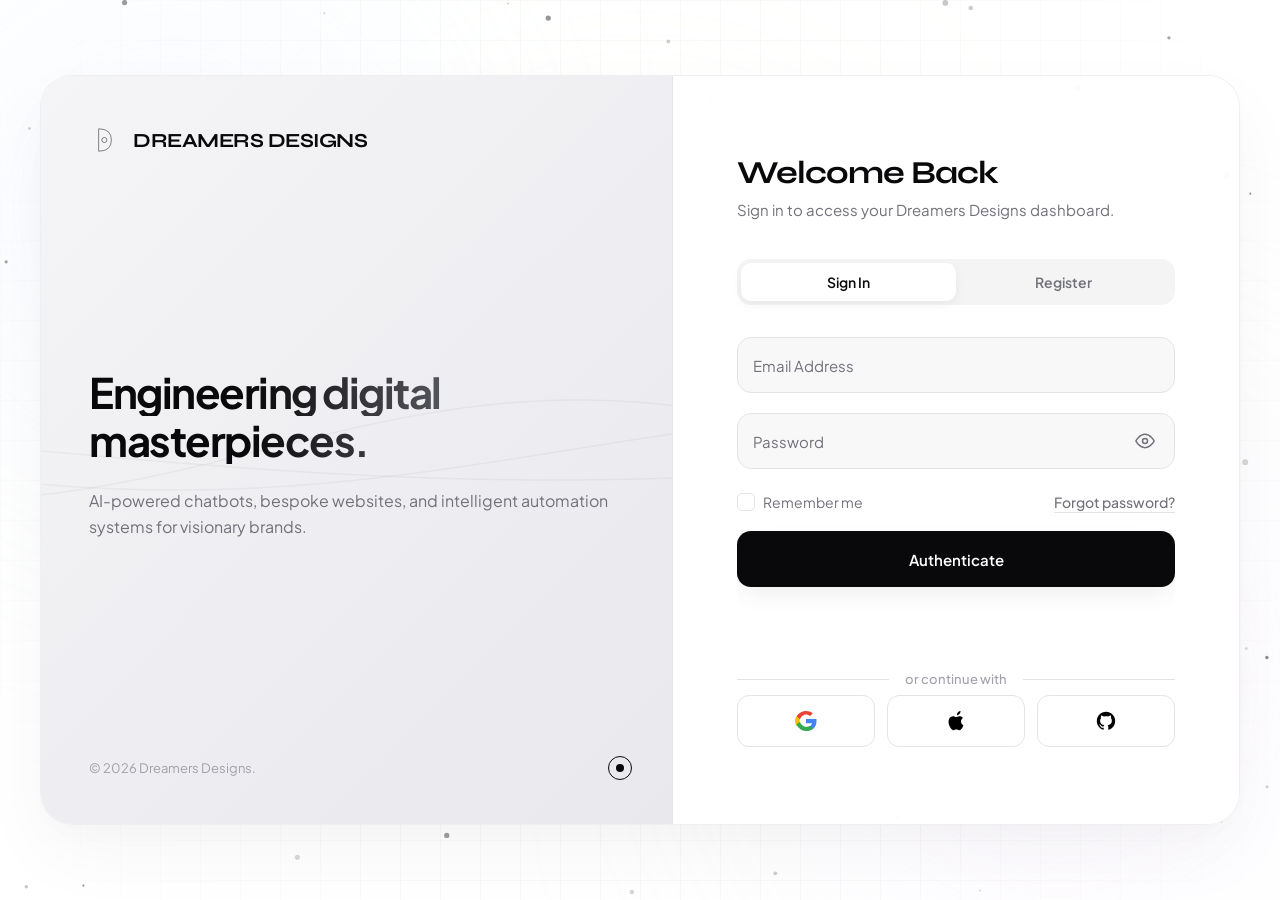
<file: auth/index.html>
<!DOCTYPE html>
<html lang="en">

<head>
    <meta charset="UTF-8">
    <meta name="viewport" content="width=device-width, initial-scale=1.0">
    <title>Dreamers Designs — Client Portal</title>

    <!-- Premium Google Fonts -->
    <link rel="preconnect" href="https://fonts.googleapis.com">
    <link rel="preconnect" href="https://fonts.gstatic.com" crossorigin>
    <link
        href="https://fonts.googleapis.com/css2?family=Plus+Jakarta+Sans:wght@300;400;500;600;700&family=Syne:wght@500;600;700;800&display=swap"
        rel="stylesheet">

    <style>
        :root {
            --bg-primary: #ffffff;
            --bg-secondary: #f8f9fa;
            --text-primary: #09090b;
            --text-secondary: #71717a;
            --text-tertiary: #a1a1aa;
            --accent-primary: #09090b;
            --accent-glow: rgba(9, 9, 11, 0.05);
            --border-color: #e4e4e7;
            --border-focus: #09090b;
            --error-color: #ef4444;
            --success-color: #10b981;
            --card-bg: rgba(255, 255, 255, 0.8);
            --card-border: rgba(228, 228, 231, 0.6);
            --font-sans: 'Plus Jakarta Sans', sans-serif;
            --font-display: 'Syne', sans-serif;
            --ease-out-expo: cubic-bezier(0.16, 1, 0.3, 1);
            --ease-in-out-cubic: cubic-bezier(0.65, 0, 0.35, 1);
        }

        * {
            margin: 0;
            padding: 0;
            box-sizing: border-box;
            font-family: var(--font-sans);
            -webkit-font-smoothing: antialiased;
            -moz-osx-font-smoothing: grayscale;
        }

        body {
            background-color: var(--bg-primary);
            color: var(--text-primary);
            min-height: 100vh;
            overflow-x: hidden;
            display: flex;
            align-items: center;
            justify-content: center;
        }

        /* Ambient Background Grid & Blobs */
        .ambient-bg {
            position: fixed;
            inset: 0;
            z-index: 1;
            overflow: hidden;
            pointer-events: none;
            background-color: #ffffff;
        }

        .ambient-grid {
            position: absolute;
            inset: 0;
            background-image:
                linear-gradient(to right, rgba(0, 0, 0, 0.03) 1px, transparent 1px),
                linear-gradient(to bottom, rgba(0, 0, 0, 0.03) 1px, transparent 1px);
            background-size: 40px 40px;
            mask-image: radial-gradient(circle at 50% 50%, black 60%, transparent 100%);
            -webkit-mask-image: radial-gradient(circle at 50% 50%, black 60%, transparent 100%);
            opacity: 0.8;
        }

        .fluid-canvas {
            position: absolute;
            inset: 0;
            z-index: 2;
            opacity: 0.85;
            mix-blend-mode: multiply;
        }

        /* Glassmorphic Blob Overlays */
        .g-blob {
            position: absolute;
            border-radius: 50%;
            filter: blur(120px);
            opacity: 0.45;
            mix-blend-mode: multiply;
            animation: float-blob 25s infinite alternate ease-in-out;
        }

        .g-blob-1 {
            width: 600px;
            height: 600px;
            background: radial-gradient(circle, rgba(219, 234, 254, 0.8) 0%, rgba(191, 219, 254, 0) 70%);
            top: -10%;
            left: -10%;
        }

        .g-blob-2 {
            width: 700px;
            height: 700px;
            background: radial-gradient(circle, rgba(243, 232, 255, 0.8) 0%, rgba(216, 180, 254, 0) 70%);
            bottom: -15%;
            right: -10%;
            animation-delay: -5s;
        }

        .g-blob-3 {
            width: 500px;
            height: 500px;
            background: radial-gradient(circle, rgba(254, 243, 199, 0.6) 0%, rgba(253, 230, 138, 0) 70%);
            top: 40%;
            left: 50%;
            transform: translate(-50%, -50%);
            animation-delay: -10s;
        }

        @keyframes float-blob {
            0% {
                transform: translate(0, 0) scale(1) rotate(0deg);
            }

            33% {
                transform: translate(50px, -70px) scale(1.15) rotate(120deg);
            }

            66% {
                transform: translate(-40px, 30px) scale(0.9) rotate(240deg);
            }

            100% {
                transform: translate(0, 0) scale(1) rotate(360deg);
            }
        }

        /* App Container */
        .app-container {
            position: relative;
            z-index: 10;
            width: 100%;
            max-width: 1200px;
            min-height: 750px;
            margin: 20px;
            display: flex;
            background: var(--card-bg);
            border: 1px solid var(--card-border);
            border-radius: 32px;
            box-shadow:
                0 30px 70px rgba(0, 0, 0, 0.04),
                0 10px 30px rgba(0, 0, 0, 0.02),
                inset 0 1px 0 rgba(255, 255, 255, 0.8);
            backdrop-filter: blur(24px);
            -webkit-backdrop-filter: blur(24px);
            overflow: hidden;
            opacity: 0;
            transform: translateY(30px) scale(0.98);
            animation: card-appear 1.2s var(--ease-out-expo) forwards;
        }

        @keyframes card-appear {
            to {
                opacity: 1;
                transform: translateY(0) scale(1);
            }
        }

        /* Split Panels */
        .visual-panel {
            flex: 1.1;
            position: relative;
            background: linear-gradient(135deg, #f5f5f7 0%, #e8e8ed 100%);
            border-right: 1px solid var(--border-color);
            display: flex;
            flex-direction: column;
            justify-content: space-between;
            padding: 48px;
            overflow: hidden;
        }

        .form-panel {
            flex: 0.9;
            padding: 56px 64px;
            display: flex;
            flex-direction: column;
            justify-content: center;
            position: relative;
            background: rgba(255, 255, 255, 0.4);
        }

        /* Visual Panel Content */
        .brand-container {
            position: relative;
            z-index: 5;
            display: flex;
            align-items: center;
            gap: 12px;
            opacity: 0;
            transform: translateY(20px);
            animation: fade-in-up 0.8s var(--ease-out-expo) 0.3s forwards;
        }

        .brand-logo-svg {
            width: 32px;
            height: 32px;
            stroke: var(--text-primary);
            stroke-width: 1.5;
            fill: none;
            stroke-dasharray: 200;
            stroke-dashoffset: 200;
            animation: draw-logo 2s ease forwards 0.5s;
        }

        @keyframes draw-logo {
            to {
                stroke-dashoffset: 0;
            }
        }

        .brand-name {
            font-family: var(--font-display);
            font-weight: 700;
            font-size: 20px;
            letter-spacing: -0.5px;
            color: var(--text-primary);
        }

        .visual-showcase {
            position: relative;
            z-index: 5;
            margin: auto 0;
            opacity: 0;
            transform: translateY(30px);
            animation: fade-in-up 0.8s var(--ease-out-expo) 0.5s forwards;
        }

        .showcase-title {
            font-family: var(--font-display);
            font-size: 42px;
            line-height: 1.15;
            font-weight: 700;
            color: var(--text-primary);
            letter-spacing: -1.5px;
            margin-bottom: 24px;
        }

        .showcase-title span {
            display: block;
            background: linear-gradient(90deg, #09090b 30%, #71717a 80%);
            -webkit-background-clip: text;
            -webkit-text-fill-color: transparent;
        }

        .showcase-slider {
            position: relative;
            height: 60px;
            overflow: hidden;
        }

        .slider-item {
            position: absolute;
            font-size: 16px;
            line-height: 1.6;
            color: var(--text-secondary);
            font-weight: 400;
            opacity: 0;
            transform: translateY(20px);
            transition: all 0.6s var(--ease-out-expo);
        }

        .slider-item.active {
            opacity: 1;
            transform: translateY(0);
        }

        .slider-item.exit {
            opacity: 0;
            transform: translateY(-20px);
        }

        .visual-footer {
            position: relative;
            z-index: 5;
            display: flex;
            justify-content: space-between;
            align-items: center;
            opacity: 0;
            transform: translateY(20px);
            animation: fade-in-up 0.8s var(--ease-out-expo) 0.7s forwards;
        }

        .copyright {
            font-size: 13px;
            color: var(--text-tertiary);
        }

        .visual-interactive-dot {
            width: 8px;
            height: 8px;
            background-color: var(--text-primary);
            border-radius: 50%;
            position: relative;
        }

        .visual-interactive-dot::after {
            content: '';
            position: absolute;
            inset: -8px;
            border: 1px solid var(--text-primary);
            border-radius: 50%;
            animation: pulse-ring 2s infinite ease-out;
        }

        @keyframes pulse-ring {
            0% {
                transform: scale(0.5);
                opacity: 1;
            }

            100% {
                transform: scale(2.2);
                opacity: 0;
            }
        }

        /* Interactive Canvas for Art Background */
        .showcase-canvas-bg {
            position: absolute;
            inset: 0;
            z-index: 1;
            pointer-events: none;
        }

        /* Form Panel Layout */
        .form-header {
            margin-bottom: 40px;
            opacity: 0;
            transform: translateY(20px);
            animation: fade-in-up 0.8s var(--ease-out-expo) 0.4s forwards;
        }

        .form-title {
            font-family: var(--font-display);
            font-size: 32px;
            font-weight: 700;
            letter-spacing: -1px;
            color: var(--text-primary);
            margin-bottom: 8px;
        }

        .form-subtitle {
            font-size: 15px;
            color: var(--text-secondary);
        }

        /* Tab Switcher */
        .tab-container {
            display: flex;
            position: relative;
            background: #f4f4f5;
            padding: 4px;
            border-radius: 14px;
            margin-bottom: 32px;
            opacity: 0;
            transform: translateY(20px);
            animation: fade-in-up 0.8s var(--ease-out-expo) 0.5s forwards;
        }

        .tab-btn {
            flex: 1;
            border: none;
            outline: none;
            background: transparent;
            padding: 10px 0;
            font-size: 14px;
            font-weight: 600;
            color: var(--text-secondary);
            cursor: pointer;
            z-index: 2;
            transition: color 0.3s ease;
        }

        .tab-btn.active {
            color: var(--text-primary);
        }

        .tab-slider {
            position: absolute;
            top: 4px;
            left: 4px;
            bottom: 4px;
            width: calc(50% - 4px);
            background: #ffffff;
            border-radius: 10px;
            box-shadow: 0 4px 12px rgba(0, 0, 0, 0.05);
            z-index: 1;
            transition: transform 0.45s cubic-bezier(0.16, 1, 0.3, 1);
        }

        .tab-container[data-active-tab="signup"] .tab-slider {
            transform: translateX(100%);
        }

        /* Form Wrapper & Switch logic */
        .forms-outer-wrapper {
            position: relative;
            overflow: hidden;
            width: 100%;
            opacity: 0;
            transform: translateY(20px);
            animation: fade-in-up 0.8s var(--ease-out-expo) 0.6s forwards;
        }

        .forms-inner-track {
            display: flex;
            width: 200%;
            transition: transform 0.6s cubic-bezier(0.16, 1, 0.3, 1);
        }

        .auth-form-container {
            width: 50%;
            display: flex;
            flex-direction: column;
            gap: 20px;
            transition: opacity 0.5s ease;
        }

        .auth-form-container.inactive {
            opacity: 0;
            pointer-events: none;
        }

        /* Premium Floating Inputs */
        .input-wrapper {
            position: relative;
            width: 100%;
        }

        .floating-input {
            width: 100%;
            height: 56px;
            background: rgba(244, 244, 245, 0.6);
            border: 1px solid var(--border-color);
            border-radius: 14px;
            padding: 18px 16px 6px 16px;
            font-size: 15px;
            color: var(--text-primary);
            font-weight: 500;
            outline: none;
            transition: all 0.3s var(--ease-out-expo);
        }

        .floating-input:focus {
            background: #ffffff;
            border-color: var(--border-focus);
            box-shadow:
                0 0 0 4px var(--accent-glow),
                0 10px 20px rgba(0, 0, 0, 0.015);
        }

        /* Add padding right if password to avoid overlapping toggle */
        .floating-input-password {
            padding-right: 48px;
        }

        .floating-label {
            position: absolute;
            left: 16px;
            top: 50%;
            transform: translateY(-50%);
            font-size: 15px;
            color: var(--text-secondary);
            pointer-events: none;
            transition: all 0.3s var(--ease-out-expo);
            transform-origin: left top;
        }

        /* When focused or populated, float up */
        .floating-input:focus~.floating-label,
        .floating-input:not(:placeholder-shown)~.floating-label {
            transform: translateY(-82%) scale(0.78);
            color: var(--text-tertiary);
            font-weight: 600;
        }

        /* Password Visibility Toggle */
        .password-toggle-btn {
            position: absolute;
            right: 14px;
            top: 50%;
            transform: translateY(-50%);
            background: transparent;
            border: none;
            cursor: pointer;
            display: flex;
            align-items: center;
            justify-content: center;
            padding: 6px;
            border-radius: 50%;
            color: var(--text-secondary);
            transition: color 0.2s, background-color 0.2s;
            outline: none;
        }

        .password-toggle-btn:hover {
            color: var(--text-primary);
            background-color: rgba(0, 0, 0, 0.03);
        }

        .password-toggle-btn svg {
            width: 20px;
            height: 20px;
            stroke-width: 1.8;
            stroke: currentColor;
            fill: none;
        }

        /* Forgot Pass & Checkbox row */
        .form-options-row {
            display: flex;
            align-items: center;
            justify-content: space-between;
            margin-top: 4px;
            font-size: 14px;
        }

        /* Custom Checkbox */
        .checkbox-label {
            display: flex;
            align-items: center;
            gap: 8px;
            cursor: pointer;
            color: var(--text-secondary);
            user-select: none;
        }

        .checkbox-input {
            display: none;
        }

        .custom-checkbox {
            width: 18px;
            height: 18px;
            border: 1px solid var(--border-color);
            border-radius: 5px;
            display: flex;
            align-items: center;
            justify-content: center;
            transition: all 0.25s var(--ease-out-expo);
            background: #ffffff;
        }

        .checkbox-input:checked+.custom-checkbox {
            background: var(--accent-primary);
            border-color: var(--accent-primary);
        }

        .custom-checkbox svg {
            width: 12px;
            height: 12px;
            stroke: #ffffff;
            stroke-width: 2.5;
            fill: none;
            stroke-dasharray: 20;
            stroke-dashoffset: 20;
            transition: stroke-dashoffset 0.25s ease-in-out;
        }

        .checkbox-input:checked+.custom-checkbox svg {
            stroke-dashoffset: 0;
        }

        .forgot-link {
            color: var(--text-secondary);
            text-decoration: none;
            font-weight: 500;
            transition: color 0.2s;
            position: relative;
        }

        .forgot-link::after {
            content: '';
            position: absolute;
            bottom: -2px;
            left: 0;
            width: 100%;
            height: 1px;
            background-color: var(--border-color);
            transform: scaleX(1);
            transform-origin: right;
            transition: transform 0.35s var(--ease-out-expo), background-color 0.2s;
        }

        .forgot-link:hover {
            color: var(--text-primary);
        }

        .forgot-link:hover::after {
            transform: scaleX(0);
            background-color: var(--text-primary);
        }

        /* Premium Buttons */
        .submit-btn {
            position: relative;
            width: 100%;
            height: 56px;
            background: var(--accent-primary);
            color: #ffffff;
            border: none;
            border-radius: 14px;
            font-size: 15px;
            font-weight: 600;
            cursor: pointer;
            overflow: hidden;
            display: flex;
            align-items: center;
            justify-content: center;
            gap: 10px;
            transition: all 0.35s var(--ease-out-expo);
            box-shadow: 0 10px 25px -5px rgba(0, 0, 0, 0.08);
        }

        .submit-btn:hover {
            transform: translateY(-2px);
            box-shadow: 0 20px 35px -8px rgba(0, 0, 0, 0.15);
        }

        .submit-btn:active {
            transform: translateY(0);
        }

        /* Shiny Overlay Effect */
        .submit-btn::before {
            content: '';
            position: absolute;
            top: 0;
            left: -150%;
            width: 150%;
            height: 100%;
            background: linear-gradient(90deg,
                    transparent,
                    rgba(255, 255, 255, 0.15),
                    transparent);
            transform: skewX(-20deg);
            transition: 0.75s;
        }

        .submit-btn:hover::before {
            left: 150%;
        }

        .btn-text {
            transition: transform 0.4s var(--ease-out-expo), opacity 0.3s;
        }

        /* Loading Spinner */
        .btn-spinner {
            position: absolute;
            width: 20px;
            height: 20px;
            border: 2px solid rgba(255, 255, 255, 0.2);
            border-top: 2px solid #ffffff;
            border-radius: 50%;
            opacity: 0;
            transform: scale(0.5);
            transition: all 0.4s var(--ease-out-expo);
            pointer-events: none;
        }

        /* Success Check */
        .btn-success-icon {
            position: absolute;
            width: 24px;
            height: 24px;
            opacity: 0;
            transform: scale(0.5);
            transition: all 0.4s var(--ease-out-expo);
            pointer-events: none;
        }

        .btn-success-icon svg {
            width: 24px;
            height: 24px;
            stroke: #ffffff;
            stroke-width: 2.5;
            fill: none;
            stroke-dasharray: 50;
            stroke-dashoffset: 50;
        }

        /* Button Loading / Success States */
        .submit-btn.loading {
            pointer-events: none;
            background: #27272a;
        }

        .submit-btn.loading .btn-text {
            transform: translateY(-20px);
            opacity: 0;
        }

        .submit-btn.loading .btn-spinner {
            opacity: 1;
            transform: scale(1);
            animation: spin 0.8s linear infinite;
        }

        .submit-btn.success {
            background: var(--success-color);
            pointer-events: none;
            box-shadow: 0 15px 30px rgba(16, 185, 129, 0.25);
        }

        .submit-btn.success .btn-text,
        .submit-btn.success .btn-spinner {
            transform: translateY(-20px);
            opacity: 0;
        }

        .submit-btn.success .btn-success-icon {
            opacity: 1;
            transform: scale(1);
        }

        .submit-btn.success .btn-success-icon svg {
            animation: draw-check 0.4s ease forwards 0.2s;
        }

        @keyframes spin {
            to {
                transform: rotate(360deg);
            }
        }

        @keyframes draw-check {
            to {
                stroke-dashoffset: 0;
            }
        }

        /* Social Divider */
        .divider {
            display: flex;
            align-items: center;
            text-align: center;
            font-size: 13px;
            color: var(--text-tertiary);
            font-weight: 500;
            margin: 8px 0;
        }

        .divider::before,
        .divider::after {
            content: '';
            flex: 1;
            border-bottom: 1px solid var(--border-color);
        }

        .divider:not(:empty)::before {
            margin-right: 16px;
        }

        .divider:not(:empty)::after {
            margin-left: 16px;
        }

        /* Social Buttons Grid */
        .social-grid {
            display: grid;
            grid-template-columns: repeat(3, 1fr);
            gap: 12px;
        }

        .social-btn {
            height: 52px;
            background: #ffffff;
            border: 1px solid var(--border-color);
            border-radius: 12px;
            display: flex;
            align-items: center;
            justify-content: center;
            cursor: pointer;
            transition: all 0.3s var(--ease-out-expo);
            outline: none;
        }

        .social-btn:hover {
            border-color: var(--text-primary);
            background: var(--bg-secondary);
            transform: translateY(-1px);
            box-shadow: 0 4px 12px rgba(0, 0, 0, 0.02);
        }

        .social-btn:active {
            transform: translateY(0);
        }

        .social-btn svg {
            width: 22px;
            height: 22px;
        }

        /* Dynamic Error/Notice Toast */
        .toast-notification {
            position: absolute;
            bottom: 30px;
            left: 50%;
            transform: translate(-50%, 20px);
            background: #09090b;
            color: #ffffff;
            padding: 12px 24px;
            border-radius: 12px;
            box-shadow: 0 15px 35px rgba(0, 0, 0, 0.15);
            font-size: 14px;
            font-weight: 500;
            display: flex;
            align-items: center;
            gap: 10px;
            opacity: 0;
            pointer-events: none;
            transition: all 0.4s var(--ease-out-expo);
            z-index: 100;
        }

        .toast-notification.show {
            opacity: 1;
            transform: translate(-50%, 0);
        }

        .toast-notification svg {
            width: 18px;
            height: 18px;
            stroke-width: 2;
            fill: none;
        }

        /* Staggered Entry Keyframes */
        @keyframes fade-in-up {
            to {
                opacity: 1;
                transform: translateY(0);
            }
        }

        /* Responsive Breakpoints */
        @media (max-width: 992px) {
            .app-container {
                min-height: auto;
                max-width: 500px;
                flex-direction: column;
                border-radius: 24px;
            }

            .visual-panel {
                display: none;
                /* Hide visual pane on tablet/mobile for pure focus on login form */
            }

            .form-panel {
                flex: 1;
                padding: 48px 36px;
                background: #ffffff;
            }
        }

        @media (max-width: 480px) {
            .form-panel {
                padding: 36px 24px;
            }

            .form-title {
                font-size: 28px;
            }

            .social-grid {
                grid-template-columns: 1fr;
                gap: 8px;
            }

            .form-options-row {
                flex-direction: column;
                align-items: flex-start;
                gap: 12px;
            }
        }
    </style>
</head>

<body>

    <!-- Ambient Grid & Fluid Background effects -->
    <div class="ambient-bg">
        <div class="ambient-grid"></div>
        <canvas class="fluid-canvas" id="ambientCanvas"></canvas>
        <div class="g-blob g-blob-1"></div>
        <div class="g-blob g-blob-2"></div>
        <div class="g-blob g-blob-3"></div>
    </div>

    <!-- Main Container -->
    <main class="app-container" id="tiltContainer">

        <!-- Left Visual Showcase Panel -->
        <section class="visual-panel">
            <canvas class="showcase-canvas-bg" id="showcaseCanvas"></canvas>

            <div class="brand-container">
                <svg class="brand-logo-svg" viewBox="0 0 100 100">
                    <path d="M30,15 L30,85 Q70,85 70,50 Q70,15 30,15 Z" />
                    <circle cx="48" cy="50" r="8" />
                </svg>
                <span class="brand-name">DREAMERS DESIGNS</span>
            </div>

            <div class="visual-showcase">
                <h2 class="showcase-title">
                    <span>Engineering digital</span>
                    <span>masterpieces.</span>
                </h2>
                <div class="showcase-slider">
                    <div class="slider-item active">AI-powered chatbots, bespoke websites, and intelligent automation
                        systems for visionary brands.</div>
                    <div class="slider-item">Premium branding, thumbnail design, and social media creatives engineered
                        to perfection.</div>
                    <div class="slider-item">From Next.js architectures to GPT-4 integrations — we build what others
                        can't imagine.</div>
                </div>
            </div>

            <div class="visual-footer">
                <span class="copyright">© 2026 Dreamers Designs.</span>
                <div class="visual-interactive-dot"></div>
            </div>
        </section>

        <!-- Right Authentication Form Panel -->
        <section class="form-panel">

            <!-- Form Header -->
            <div class="form-header">
                <h1 class="form-title" id="formMainTitle">Welcome Back</h1>
                <p class="form-subtitle" id="formMainSubtitle">Sign in to access your Dreamers Designs dashboard.</p>
            </div>

            <!-- Tab Switcher -->
            <div class="tab-container" id="authTabs" data-active-tab="login">
                <div class="tab-slider"></div>
                <button class="tab-btn active" onclick="switchTab('login')">Sign In</button>
                <button class="tab-btn" onclick="switchTab('signup')">Register</button>
            </div>

            <!-- Forms Wrapper -->
            <div class="forms-outer-wrapper">
                <div class="forms-inner-track" id="formsTrack">

                    <!-- Login Form -->
                    <form class="auth-form-container" id="loginForm" onsubmit="handleFormSubmit(event, 'login')">
                        <!-- Floating Input -->
                        <div class="input-wrapper">
                            <input type="email" id="loginEmail" class="floating-input" placeholder=" " required
                                autocomplete="username">
                            <label for="loginEmail" class="floating-label">Email Address</label>
                        </div>

                        <!-- Floating Input Password -->
                        <div class="input-wrapper">
                            <input type="password" id="loginPassword" class="floating-input floating-input-password"
                                placeholder=" " required autocomplete="current-password">
                            <label for="loginPassword" class="floating-label">Password</label>
                            <button type="button" class="password-toggle-btn"
                                onclick="togglePasswordVisibility('loginPassword')"
                                aria-label="Toggle Password Visibility">
                                <svg class="eye-icon" viewBox="0 0 24 24" fill="none" stroke="currentColor">
                                    <path d="M1 12s4-8 11-8 11 8 11 8-4 8-11 8-11-8-11-8z" />
                                    <circle cx="12" cy="12" r="3" />
                                </svg>
                            </button>
                        </div>

                        <!-- Checkbox & Link options -->
                        <div class="form-options-row">
                            <label class="checkbox-label">
                                <input type="checkbox" class="checkbox-input">
                                <span class="custom-checkbox">
                                    <svg viewBox="0 0 24 24">
                                        <polyline points="20 6 9 17 4 12"></polyline>
                                    </svg>
                                </span>
                                <span>Remember me</span>
                            </label>
                            <a href="#" class="forgot-link">Forgot password?</a>
                        </div>

                        <!-- Submit -->
                        <button type="submit" class="submit-btn">
                            <span class="btn-text">Authenticate</span>
                            <div class="btn-spinner"></div>
                            <div class="btn-success-icon">
                                <svg viewBox="0 0 24 24">
                                    <polyline points="20 6 9 17 4 12"></polyline>
                                </svg>
                            </div>
                        </button>
                    </form>

                    <!-- Register Form -->
                    <form class="auth-form-container inactive" id="registerForm"
                        onsubmit="handleFormSubmit(event, 'signup')">
                        <!-- Name -->
                        <div class="input-wrapper">
                            <input type="text" id="registerName" class="floating-input" placeholder=" " required
                                autocomplete="name">
                            <label for="registerName" class="floating-label">Full Name</label>
                        </div>

                        <!-- Email -->
                        <div class="input-wrapper">
                            <input type="email" id="registerEmail" class="floating-input" placeholder=" " required
                                autocomplete="username">
                            <label for="registerEmail" class="floating-label">Email Address</label>
                        </div>

                        <!-- Password -->
                        <div class="input-wrapper">
                            <input type="password" id="registerPassword" class="floating-input floating-input-password"
                                placeholder=" " required autocomplete="new-password">
                            <label for="registerPassword" class="floating-label">Password</label>
                            <button type="button" class="password-toggle-btn"
                                onclick="togglePasswordVisibility('registerPassword')"
                                aria-label="Toggle Password Visibility">
                                <svg class="eye-icon" viewBox="0 0 24 24" fill="none" stroke="currentColor">
                                    <path d="M1 12s4-8 11-8 11 8 11 8-4 8-11 8-11-8-11-8z" />
                                    <circle cx="12" cy="12" r="3" />
                                </svg>
                            </button>
                        </div>

                        <!-- Terms Checkbox -->
                        <div class="form-options-row">
                            <label class="checkbox-label">
                                <input type="checkbox" class="checkbox-input" required>
                                <span class="custom-checkbox">
                                    <svg viewBox="0 0 24 24">
                                        <polyline points="20 6 9 17 4 12"></polyline>
                                    </svg>
                                </span>
                                <span>I agree to the Dreamers Designs Terms of Service</span>
                            </label>
                        </div>

                        <!-- Submit -->
                        <button type="submit" class="submit-btn">
                            <span class="btn-text">Create Account</span>
                            <div class="btn-spinner"></div>
                            <div class="btn-success-icon">
                                <svg viewBox="0 0 24 24">
                                    <polyline points="20 6 9 17 4 12"></polyline>
                                </svg>
                            </div>
                        </button>
                    </form>

                </div>
            </div>

            <!-- Third-party Divider -->
            <div class="divider">or continue with</div>

            <!-- Social logins -->
            <div class="social-grid">
                <!-- Google -->
                <button type="button" class="social-btn" onclick="handleSocialLogin('Google')"
                    aria-label="Continue with Google">
                    <svg viewBox="0 0 24 24">
                        <path fill="#ea4335"
                            d="M12 5.04c1.62 0 3.08.56 4.22 1.66l3.15-3.15C17.45 1.8 14.94 1 12 1 7.37 1 3.42 3.65 1.5 7.5l3.86 3C6.27 7.74 8.9 5.04 12 5.04z" />
                        <path fill="#4285f4"
                            d="M23.5 12.25c0-.82-.07-1.6-.22-2.35H12v4.45h6.47c-.28 1.47-1.1 2.72-2.35 3.56l3.65 2.83c2.14-1.97 3.73-4.88 3.73-8.49z" />
                        <path fill="#fbbc05"
                            d="M5.36 14.5c-.24-.72-.38-1.49-.38-2.3s.14-1.58.38-2.3L1.5 6.9c-.9 1.8-1.5 4.01-1.5 5.1s.6 3.3 1.5 5.1l3.86-3z" />
                        <path fill="#34a853"
                            d="M12 23c3.24 0 5.97-1.07 7.96-2.91l-3.65-2.83c-1.02.68-2.33 1.09-4.31 1.09-3.1 0-5.73-2.7-6.64-5.46L1.5 15.9C3.42 19.75 7.37 23 12 23z" />
                    </svg>
                </button>
                <!-- Apple -->
                <button type="button" class="social-btn" onclick="handleSocialLogin('Apple')"
                    aria-label="Continue with Apple">
                    <svg viewBox="0 0 24 24" fill="currentColor">
                        <path
                            d="M18.71 19.5c-.83 1.24-1.71 2.45-3.05 2.47-1.34.03-1.77-.79-3.29-.79-1.53 0-2 .77-3.27.82-1.31.05-2.3-1.32-3.14-2.53C4.25 17 2.94 12.45 4.7 9.39c.87-1.52 2.43-2.48 4.12-2.51 1.28-.02 2.5.87 3.29.87.78 0 2.26-1.07 3.81-.91.65.03 2.47.26 3.64 1.98-.09.06-2.17 1.28-2.15 3.81.03 3.02 2.65 4.03 2.68 4.04-.03.07-.42 1.44-1.38 2.83M15.97 4.17c.66-.81 1.11-1.93.99-3.06-1 .04-2.2.67-2.92 1.51-.62.73-1.16 1.87-1.02 2.98 1.11.09 2.24-.59 2.95-1.43z" />
                    </svg>
                </button>
                <!-- GitHub -->
                <button type="button" class="social-btn" onclick="handleSocialLogin('GitHub')"
                    aria-label="Continue with GitHub">
                    <svg viewBox="0 0 24 24" fill="currentColor">
                        <path fill-rule="evenodd" clip-rule="evenodd"
                            d="M12 2C6.477 2 2 6.477 2 12c0 4.42 2.865 8.17 6.839 9.49.5.092.682-.217.682-.482 0-.237-.008-.866-.013-1.7-2.782.603-3.369-1.34-3.369-1.34-.454-1.156-1.11-1.462-1.11-1.462-.908-.62.069-.608.069-.608 1.003.07 1.531 1.03 1.531 1.03.892 1.529 2.341 1.087 2.91.831.092-.646.35-1.086.636-1.336-2.22-.253-4.555-1.11-4.555-4.943 0-1.091.39-1.984 1.029-2.683-.103-.253-.446-1.27.098-2.647 0 0 .84-.269 2.75 1.025A9.564 9.564 0 0112 6.844c.85.004 1.705.115 2.504.337 1.909-1.294 2.747-1.025 2.747-1.025.546 1.377.203 2.394.1 2.647.64.699 1.028 1.592 1.028 2.683 0 3.842-2.339 4.687-4.566 4.935.359.309.678.919.678 1.852 0 1.336-.012 2.415-.012 2.743 0 .267.18.579.688.481C19.137 20.167 22 16.418 22 12c0-5.523-4.477-10-10-10z" />
                    </svg>
                </button>
            </div>

        </section>

    </main>

    <!-- Toast Component -->
    <div class="toast-notification" id="toast">
        <svg viewBox="0 0 24 24" stroke="currentColor">
            <circle cx="12" cy="12" r="10"></circle>
            <line x1="12" y1="8" x2="12" y2="12"></line>
            <line x1="12" y1="16" x2="12.01" y2="16"></line>
        </svg>
        <span id="toastMessage">Verification failed.</span>
    </div>

    <!-- Interactive Scripts -->
    <script>
        // Form & Tab State
        let currentTab = 'login';

        function switchTab(tab) {
            if (currentTab === tab) return;
            currentTab = tab;

            const authTabs = document.getElementById('authTabs');
            const formsTrack = document.getElementById('formsTrack');
            const loginForm = document.getElementById('loginForm');
            const registerForm = document.getElementById('registerForm');
            const formMainTitle = document.getElementById('formMainTitle');
            const formMainSubtitle = document.getElementById('formMainSubtitle');

            authTabs.setAttribute('data-active-tab', tab);

            const tabButtons = authTabs.querySelectorAll('.tab-btn');
            tabButtons.forEach(btn => {
                if (btn.textContent.trim().toLowerCase().includes(tab === 'login' ? 'in' : 'register')) {
                    btn.classList.add('active');
                } else {
                    btn.classList.remove('active');
                }
            });

            if (tab === 'login') {
                formsTrack.style.transform = 'translateX(0%)';
                loginForm.classList.remove('inactive');
                registerForm.classList.add('inactive');
                formMainTitle.textContent = "Welcome Back";
                formMainSubtitle.textContent = "Sign in to access your Dreamers Designs dashboard.";
            } else {
                formsTrack.style.transform = 'translateX(-50%)';
                loginForm.classList.add('inactive');
                registerForm.classList.remove('inactive');
                formMainTitle.textContent = "Create Account";
                formMainSubtitle.textContent = "Join Dreamers Designs to access premium digital services.";
            }
        }

        // Toggle Password Input Visibility
        function togglePasswordVisibility(inputId) {
            const input = document.getElementById(inputId);
            const btn = input.nextElementSibling.nextElementSibling; // button is after label
            const icon = btn.querySelector('svg');

            if (input.type === 'password') {
                input.type = 'text';
                icon.innerHTML = `
                    <path d="M17.94 17.94A10.07 10.07 0 0 1 12 20c-7 0-11-8-11-8a18.45 18.45 0 0 1 5.06-5.94M9.9 4.24A9.12 9.12 0 0 1 12 4c7 0 11 8 11 8a18.5 18.5 0 0 1-2.16 3.19m-6.72-1.07a3 3 0 1 1-4.24-4.24"/>
                    <line x1="1" y1="1" x2="23" y2="23"/>
                `;
            } else {
                input.type = 'password';
                icon.innerHTML = `
                    <path d="M1 12s4-8 11-8 11 8 11 8-4 8-11 8-11-8-11-8z"/>
                    <circle cx="12" cy="12" r="3"/>
                `;
            }
        }

        // Form Submit Handler (with real localStorage auth)
        function handleFormSubmit(event, formType) {
            event.preventDefault();
            const form = event.target;
            const submitBtn = form.querySelector('.submit-btn');

            submitBtn.classList.add('loading');

            setTimeout(() => {
                if (formType === 'login') {
                    const email = document.getElementById('loginEmail').value.trim().toLowerCase();
                    const password = document.getElementById('loginPassword').value;

                    let users = JSON.parse(localStorage.getItem('users')) || [];
                    if (users.length === 0) {
                        users.push({ name: 'Dreamer Client', email: 'client@dreamers.com', password: 'password123' });
                        localStorage.setItem('users', JSON.stringify(users));
                    }

                    const user = users.find(u => u.email === email && u.password === password);

                    if (!user) {
                        submitBtn.classList.remove('loading');
                        showToast('Invalid credentials. Try: client@dreamers.com / password123', 'error');
                        return;
                    }

                    localStorage.setItem('currentUser', JSON.stringify({ name: user.name, email: user.email }));
                    submitBtn.classList.remove('loading');
                    submitBtn.classList.add('success');

                    setTimeout(() => {
                        showToast('Session established. Redirecting to dashboard...', 'success');
                        setTimeout(() => { triggerRedirect(); }, 1200);
                    }, 400);

                } else {
                    const name = document.getElementById('registerName').value.trim();
                    const email = document.getElementById('registerEmail').value.trim().toLowerCase();
                    const password = document.getElementById('registerPassword').value;

                    if (!name || !email || !password) {
                        submitBtn.classList.remove('loading');
                        showToast('All fields are required.', 'error');
                        return;
                    }

                    let users = JSON.parse(localStorage.getItem('users')) || [];
                    if (users.some(u => u.email === email)) {
                        submitBtn.classList.remove('loading');
                        showToast('An account with this email already exists.', 'error');
                        return;
                    }

                    users.push({ name, email, password });
                    localStorage.setItem('users', JSON.stringify(users));
                    localStorage.setItem('currentUser', JSON.stringify({ name, email }));

                    submitBtn.classList.remove('loading');
                    submitBtn.classList.add('success');

                    setTimeout(() => {
                        showToast('Account created! Welcome to Dreamers Designs.', 'success');
                        setTimeout(() => { triggerRedirect(); }, 1200);
                    }, 400);
                }
            }, 1500);
        }

        function triggerRedirect() {
            let target = sessionStorage.getItem('redirectAfterLogin') || '../index.html';
            if (target.startsWith('index.html')) target = '../' + target;
            sessionStorage.removeItem('redirectAfterLogin');
            window.location.href = target;
        }

        // Toast notifications
        function showToast(message, type = 'error') {
            const toast = document.getElementById('toast');
            const toastMsg = document.getElementById('toastMessage');
            const toastSvg = toast.querySelector('svg');

            toastMsg.textContent = message;

            if (type === 'success') {
                toast.style.background = '#10b981';
                toastSvg.innerHTML = `
                    <path d="M22 11.08V12a10 10 0 1 1-5.93-9.14"></path>
                    <polyline points="22 4 12 14.01 9 11.01"></polyline>
                `;
            } else {
                toast.style.background = '#ef4444';
                toastSvg.innerHTML = `
                    <circle cx="12" cy="12" r="10"></circle>
                    <line x1="12" y1="8" x2="12" y2="12"></line>
                    <line x1="12" y1="16" x2="12.01" y2="16"></line>
                `;
            }

            toast.classList.add('show');

            setTimeout(() => {
                toast.classList.remove('show');
            }, 3500);
        }

        // Social Logins
        function handleSocialLogin(provider) {
            showToast(`${provider} authentication coming soon to Dreamers Designs.`, 'success');
        }

        // --- Premium Showcase Text Slider ---
        const sliderItems = document.querySelectorAll('.slider-item');
        let activeSlideIdx = 0;

        setInterval(() => {
            const currentSlide = sliderItems[activeSlideIdx];
            currentSlide.classList.remove('active');
            currentSlide.classList.add('exit');

            setTimeout(() => {
                currentSlide.classList.remove('exit');
            }, 600);

            activeSlideIdx = (activeSlideIdx + 1) % sliderItems.length;
            sliderItems[activeSlideIdx].classList.add('active');
        }, 5000);

        // --- 3D Parallax Tilt Effect for Container ---
        const container = document.getElementById('tiltContainer');
        const isMobile = window.innerWidth <= 992;

        if (!isMobile) {
            document.addEventListener('mousemove', (e) => {
                const xAxis = (window.innerWidth / 2 - e.pageX) / 45;
                const yAxis = (window.innerHeight / 2 - e.pageY) / 45;
                container.style.transform = `rotateY(${xAxis}deg) rotateX(${yAxis}deg)`;
            });

            document.addEventListener('mouseenter', () => {
                container.style.transition = 'none';
            });

            document.addEventListener('mouseleave', () => {
                container.style.transition = 'transform 0.8s cubic-bezier(0.16, 1, 0.3, 1)';
                container.style.transform = 'rotateY(0deg) rotateX(0deg)';
            });
        }

        // --- Ambient Background & Interactive Canvas ---
        const ambientCanvas = document.getElementById('ambientCanvas');
        const actx = ambientCanvas.getContext('2d');

        let awidth = ambientCanvas.width = window.innerWidth;
        let aheight = ambientCanvas.height = window.innerHeight;

        const mouse = { x: null, y: null, radius: 150 };

        window.addEventListener('mousemove', (e) => {
            mouse.x = e.clientX;
            mouse.y = e.clientY;
        });

        window.addEventListener('resize', () => {
            awidth = ambientCanvas.width = window.innerWidth;
            aheight = ambientCanvas.height = window.innerHeight;
            initParticles();
        });

        class AmbientParticle {
            constructor() {
                this.x = Math.random() * awidth;
                this.y = Math.random() * aheight;
                this.size = Math.random() * 2.5 + 0.5;
                this.baseX = this.x;
                this.baseY = this.y;
                this.density = (Math.random() * 30) + 12;
                this.opacity = Math.random() * 0.4 + 0.15;
            }

            draw() {
                actx.fillStyle = `rgba(9, 9, 11, ${this.opacity})`;
                actx.beginPath();
                actx.arc(this.x, this.y, this.size, 0, Math.PI * 2);
                actx.closePath();
                actx.fill();
            }

            update() {
                let dx = mouse.x - this.x;
                let dy = mouse.y - this.y;
                let distance = Math.sqrt(dx * dx + dy * dy);
                let forceDirectionX = dx / distance;
                let forceDirectionY = dy / distance;

                if (distance < mouse.radius) {
                    let force = (mouse.radius - distance) / mouse.radius;
                    let directionX = forceDirectionX * force * this.density;
                    let directionY = forceDirectionY * force * this.density;
                    this.x -= directionX;
                    this.y -= directionY;
                } else {
                    if (this.x !== this.baseX) {
                        let dxBack = this.x - this.baseX;
                        this.x -= dxBack / 15;
                    }
                    if (this.y !== this.baseY) {
                        let dyBack = this.y - this.baseY;
                        this.y -= dyBack / 15;
                    }
                }
            }
        }

        let particlesArray = [];
        function initParticles() {
            particlesArray = [];
            const numberOfParticles = (awidth * aheight) / 11000;
            for (let i = 0; i < numberOfParticles; i++) {
                particlesArray.push(new AmbientParticle());
            }
        }

        function animateAmbient() {
            actx.clearRect(0, 0, awidth, aheight);
            for (let i = 0; i < particlesArray.length; i++) {
                particlesArray[i].draw();
                particlesArray[i].update();
            }
            requestAnimationFrame(animateAmbient);
        }

        initParticles();
        animateAmbient();

        // --- Visual Showcase Interactive Canvas (Floating Wave Lines) ---
        const showcaseCanvas = document.getElementById('showcaseCanvas');
        const sctx = showcaseCanvas.getContext('2d');

        let swidth = showcaseCanvas.width = showcaseCanvas.parentElement.offsetWidth;
        let sheight = showcaseCanvas.height = showcaseCanvas.parentElement.offsetHeight;

        window.addEventListener('resize', () => {
            if (showcaseCanvas.parentElement) {
                swidth = showcaseCanvas.width = showcaseCanvas.parentElement.offsetWidth;
                sheight = showcaseCanvas.height = showcaseCanvas.parentElement.offsetHeight;
            }
        });

        let lineOffset = 0;
        function animateShowcaseCanvas() {
            sctx.clearRect(0, 0, swidth, sheight);

            sctx.strokeStyle = 'rgba(9, 9, 11, 0.04)';
            sctx.lineWidth = 1.5;

            for (let j = 0; j < 3; j++) {
                sctx.beginPath();
                for (let i = 0; i < swidth; i++) {
                    const amplitude = 30 + j * 10;
                    const frequency = 0.003 + j * 0.001;
                    const y = (sheight / 2) + Math.sin(i * frequency + lineOffset + j) * amplitude;
                    if (i === 0) {
                        sctx.moveTo(i, y);
                    } else {
                        sctx.lineTo(i, y);
                    }
                }
                sctx.stroke();
            }

            lineOffset += 0.006;
            requestAnimationFrame(animateShowcaseCanvas);
        }
        animateShowcaseCanvas();

    </script>
</body>

</html>
</file>
